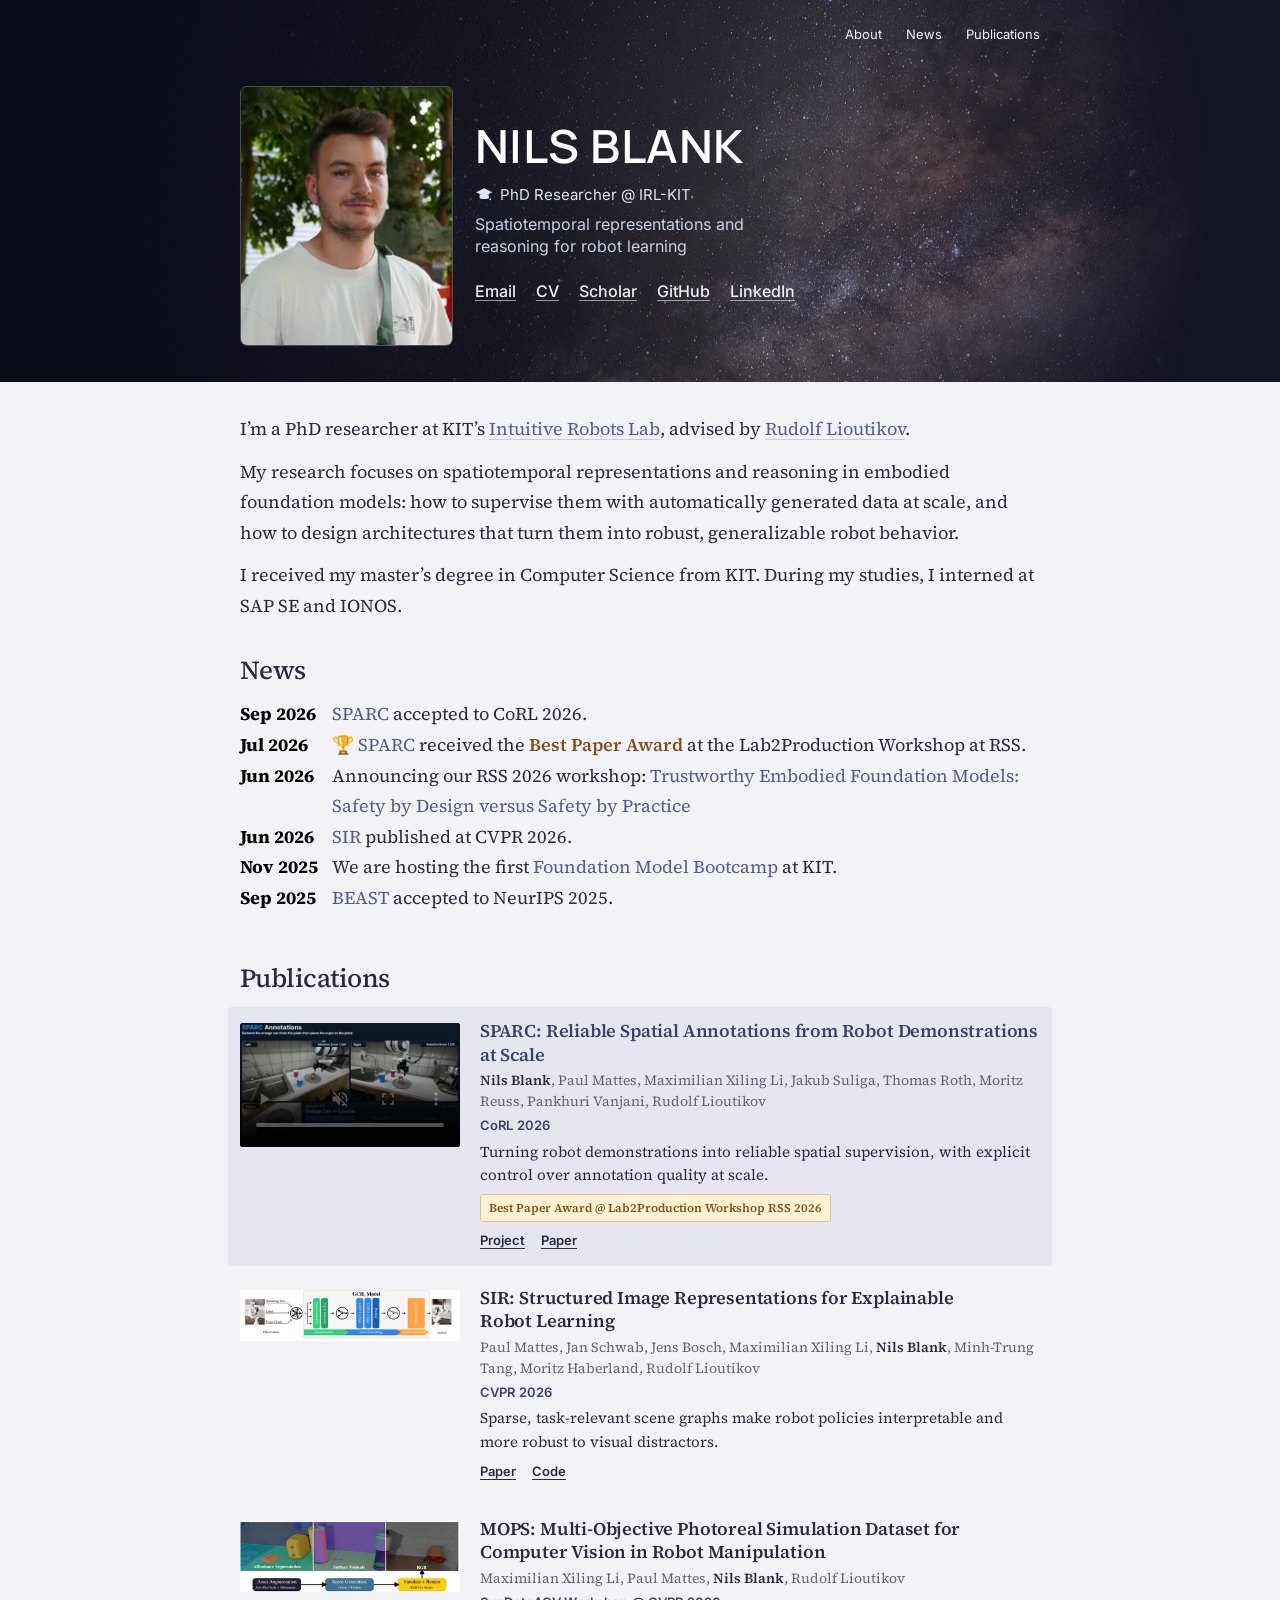
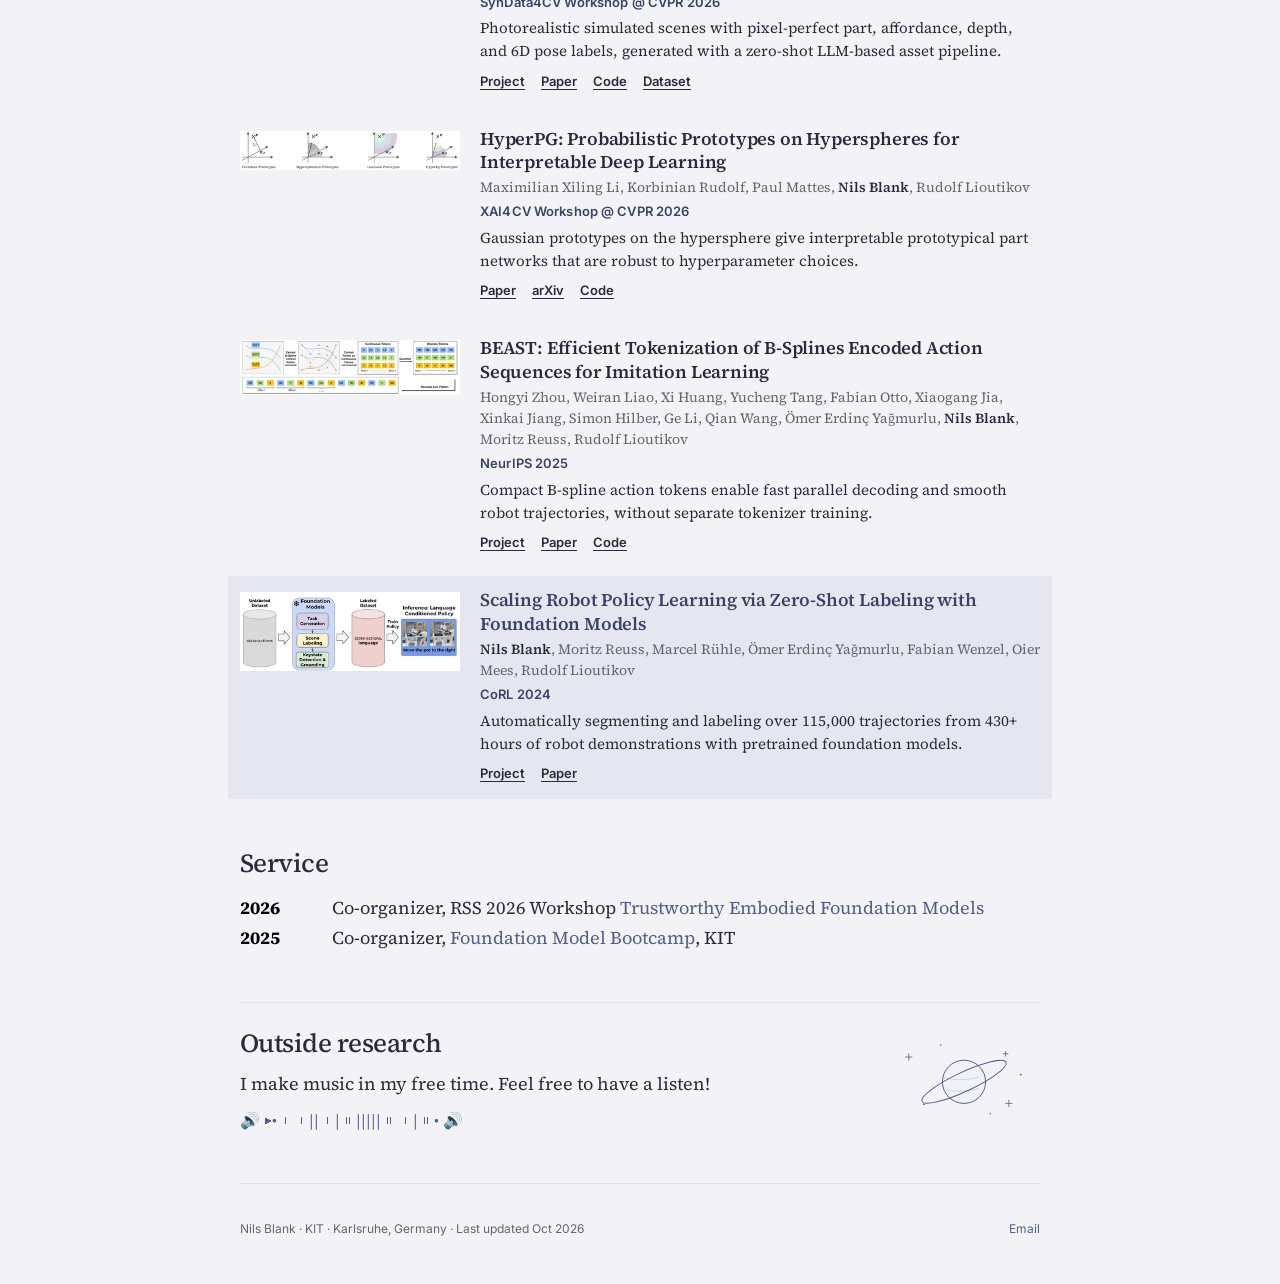
<file: index.html>
<!DOCTYPE html>
<html lang="en">
  <head>
    <meta charset="utf-8"/>
    <meta content="width=device-width, initial-scale=1" name="viewport"/>
    <meta content="Nils Blank researches spatiotemporal representations and reasoning, scalable supervision, and robust robot behavior with embodied foundation models." name="description"/>
    <meta content="Nils Blank" name="author"/>
    <meta content="#141522" name="theme-color"/>
    <link href="https://nilsblank.github.io/" rel="canonical"/>
    <meta content="adDy7EPTueUDQdAvm4Ej294dGWbstREeMlpUToD-d-Y" name="google-site-verification"/>
    <script type="application/ld+json">
    {
      "@context": "https://schema.org",
      "@type": "Person",
      "name": "Nils Blank",
      "jobTitle": "PhD Researcher",
      "affiliation": {
        "@type": "ResearchOrganization",
        "name": "Intuitive Robots Lab",
        "url": "https://www.irl.iar.kit.edu/",
        "parentOrganization": {
          "@type": "CollegeOrUniversity",
          "name": "Karlsruhe Institute of Technology (KIT)",
          "url": "https://www.kit.edu/"
        }
      },
      "url": "https://nilsblank.github.io/",
      "image": "https://nilsblank.github.io/images/Nils.jpg",
      "sameAs": [
        "https://scholar.google.de/citations?user=DUd7J0YAAAAJ",
        "https://github.com/nilsblank/",
        "https://www.linkedin.com/in/nils-blank-0a2752200/",
        "https://soundcloud.com/nilsblank"
      ]
    }
    </script>
    <script type="application/ld+json">
    {
      "@context": "https://schema.org",
      "@type": "WebSite",
      "name": "Nils Blank",
      "url": "https://nilsblank.github.io/"
    }
    </script>
    <link href="favicon.svg" rel="icon" type="image/svg+xml"/>
    <link href="favicon.png" rel="icon" sizes="96x96" type="image/png"/>
    <link href="apple-touch-icon.png" rel="apple-touch-icon"/>
    <link as="font" crossorigin="" href="fonts/inter-latin-wght-normal.woff2" rel="preload" type="font/woff2"/>
    <link as="font" crossorigin="" href="fonts/source-serif-4-latin-wght-normal.woff2" rel="preload" type="font/woff2"/>
    <meta content="website" property="og:type"/>
    <meta content="Nils Blank" property="og:site_name"/>
    <meta content="Nils Blank" property="og:title"/>
    <meta content="Nils Blank researches spatiotemporal representations and reasoning, scalable supervision, and robust robot behavior with embodied foundation models." property="og:description"/>
    <meta content="https://nilsblank.github.io/" property="og:url"/>
    <meta content="https://nilsblank.github.io/images/Nils.jpg" property="og:image"/>
    <meta content="1448" property="og:image:width"/>
    <meta content="1895" property="og:image:height"/>
    <meta content="Portrait of Nils Blank" property="og:image:alt"/>
    <meta content="summary" name="twitter:card"/>
    <meta content="Nils Blank" name="twitter:title"/>
    <meta content="Nils Blank researches spatiotemporal representations and reasoning, scalable supervision, and robust robot behavior with embodied foundation models." name="twitter:description"/>
    <meta content="https://nilsblank.github.io/images/Nils.jpg" name="twitter:image"/>
    <meta content="Portrait of Nils Blank" name="twitter:image:alt"/>
    <title>Nils Blank</title>
    <link as="font" crossorigin="" href="fonts/manrope-semibold.ttf" rel="preload" type="font/ttf"/>
    <link href="stylesheet_new.css" rel="stylesheet"/>
  </head>
  <body>
    <a class="skip-link" href="#main">Skip to content</a>
    <header class="site-header">
      <div class="page-width hero-inner">
      <nav aria-label="Main navigation" class="main-nav">
        <a href="#about">About</a>
        <a href="#news">News</a>
        <a href="#publications">Publications</a>
      </nav>
        <div class="intro-top">
          <figure class="portrait">
            <img alt="Nils Blank" decoding="async" fetchpriority="high" height="128" loading="eager" sizes="(max-width: 520px) 80px, 128px" src="images/optimized/portrait-200.webp" srcset="images/optimized/portrait-200.webp 200w, images/optimized/portrait-400.webp 400w" width="128"/>
          </figure>
          <div class="identity">
            <h1 id="name"><span class="name-lettering">Nils Blank</span></h1>
            <p class="intro-subtitle"><svg aria-hidden="true" class="degree-icon" viewBox="0 0 64 64"><path d="M4 25 32 11l28 14-28 14L4 25Z"/><path d="M16 33v12c0 5 32 5 32 0V33"/><path d="M53 29v18"/><circle cx="53" cy="50" r="3"/></svg> PhD Researcher @ IRL-KIT</p>
            <p class="intro-focus">Spatiotemporal representations and reasoning for robot learning</p>
            <nav aria-label="Contact and research profiles" class="social-links">
              <a href="mailto:nils.blank@kit.edu">Email</a>
              <a href="data/Nils-Blank-CV.pdf" target="_blank" rel="noopener">CV</a>
              <a href="https://scholar.google.de/citations?user=DUd7J0YAAAAJ">Scholar</a>
              <a href="https://github.com/nilsblank/">GitHub</a>
              <a href="https://www.linkedin.com/in/nils-blank-0a2752200/">LinkedIn</a>
            </nav>
          </div>
        </div>
      </div>
    </header>
    <main class="page-width" id="main">
      <section aria-labelledby="name" class="intro" id="about">
        <!-- PROFILE — Remove the portrait figure to use a text-only introduction. -->
        <div class="intro-bio">
          <p>I’m a PhD researcher at KIT’s <a href="https://www.irl.iar.kit.edu/">Intuitive Robots Lab</a>, advised by <a href="http://rudolf.intuitive-robots.net/">Rudolf Lioutikov</a>.</p>
          <p>My research focuses on spatiotemporal representations and reasoning in embodied foundation models: how to supervise them with automatically generated data at scale, and how to design architectures that turn them into robust, generalizable robot behavior.</p>
          <p>I received my master’s degree in Computer Science from KIT. During my studies, I interned at SAP SE and IONOS.</p>
        </div>
      </section>
      <section aria-labelledby="news-title" class="news-section" id="news">
        <h2 id="news-title">News</h2>
        <dl class="news-list">
          <div><dt><time datetime="2026-09">Sep 2026</time></dt><dd><a href="#sparc">SPARC</a> accepted to CoRL 2026.</dd></div>
          <div class="news-highlight"><dt><time datetime="2026-07">Jul 2026</time></dt><dd>🏆 <a href="#sparc">SPARC</a> received the <strong>Best Paper Award</strong> at the Lab2Production Workshop at RSS.</dd></div>
          <div><dt><time datetime="2026-06">Jun 2026</time></dt><dd>Announcing our RSS 2026 workshop: <a href="https://robot-fm-safety.github.io/">Trustworthy Embodied Foundation Models: Safety by Design versus Safety by Practice</a></dd></div>
          <div><dt><time datetime="2026-06">Jun 2026</time></dt><dd><a href="#sir">SIR</a> published at CVPR 2026.</dd></div>
          <div><dt><time datetime="2025-11">Nov 2025</time></dt><dd>We are hosting the first <a href="https://www.irl.iar.kit.edu/245.php">Foundation Model Bootcamp</a> at KIT.</dd></div>
          <div><dt><time datetime="2025-09">Sep 2025</time></dt><dd><a href="#beast">BEAST</a> accepted to NeurIPS 2025.</dd></div>
        </dl>
      </section>
      <section aria-labelledby="publications-title" class="publications-section" id="publications">
        <div class="section-heading">
          <h2 id="publications-title">Publications</h2>
        </div>
        <!-- PUBLICATION: SPARC — Copy this article to add a paper; update its id and title id. -->
        <article aria-labelledby="sparc-title" class="publication is-selected" id="sparc">
          <div class="publication-visual">
            <video class="sparc-video" autoplay controls muted loop playsinline preload="metadata" poster="images/sparc-video-poster.jpg" width="960" height="540" aria-label="SPARC annotation demonstration: clearing a plate, with three camera views">
              <source src="videos/sparc-clear-plate.mp4" type="video/mp4"/>
              <a href="videos/sparc-clear-plate.mp4">Watch the SPARC annotation demonstration</a>
            </video>
          </div>
          <div class="publication-content">
            <h3 id="sparc-title"><a href="https://intuitive-robots.github.io/sparc-labeling/">SPARC: Reliable Spatial Annotations from Robot Demonstrations at Scale</a></h3>
            <p class="authors"><strong>Nils Blank</strong>, Paul Mattes, Maximilian Xiling Li, Jakub Suliga, Thomas Roth, Moritz Reuss, Pankhuri Vanjani, Rudolf Lioutikov</p>
            <div class="publication-meta">
              <span>CoRL 2026</span>
              <span class="selection-label"></span>
            </div>
            <p class="publication-description">Turning robot demonstrations into reliable spatial supervision, with explicit control over annotation quality at scale.</p>
            <p class="award"><span class="award-badge"><strong>Best Paper Award</strong> @ Lab2Production Workshop RSS 2026</span></p>
            <div class="publication-resources">
              <nav aria-label="SPARC resources" class="resource-links">
                <a href="https://intuitive-robots.github.io/sparc-labeling/">Project </a>
                <a href="https://arxiv.org/abs/2606.13497">Paper </a>
              </nav>
            </div>
          </div>
        </article>

        <!-- PUBLICATION: SIR — Copy this article to add a paper; update its id and title id. -->
        <article aria-labelledby="sir-title" class="publication" id="sir">
          <div class="publication-visual">
            <a aria-label="View full-size SIR research figure" class="publication-image" href="images/SIR.png"><img alt="SIR architecture: observations are converted to sparse scene graphs, graph embeddings, and robot actions." decoding="async" height="280" loading="lazy" sizes="(max-width: 520px) calc(100vw - 48px), (max-width: 760px) 180px, 220px" src="images/optimized/sir-1200.webp" srcset="images/optimized/sir-360.webp 360w, images/optimized/sir-600.webp 600w, images/optimized/sir-900.webp 900w, images/optimized/sir-1200.webp 1200w" width="1200"/></a>
          </div>
          <div class="publication-content">
            <h3 id="sir-title"><a href="https://openaccess.thecvf.com/content/CVPR2026/html/Mattes_SIR_Structured_Image_Representations_for_Explainable_Robot_Learning_CVPR_2026_paper.html">SIR: Structured Image Representations for Explainable Robot Learning</a></h3>
            <p class="authors">Paul Mattes, Jan Schwab, Jens Bosch, Maximilian Xiling Li, <strong>Nils Blank</strong>, Minh-Trung Tang, Moritz Haberland, Rudolf Lioutikov</p>
            <div class="publication-meta">
              <span>CVPR 2026</span>
            </div>
            <p class="publication-description">Sparse, task-relevant scene graphs make robot policies interpretable and more robust to visual distractors.</p>
            <div class="publication-resources">
              <nav aria-label="SIR resources" class="resource-links">
                <a href="https://openaccess.thecvf.com/content/CVPR2026/html/Mattes_SIR_Structured_Image_Representations_for_Explainable_Robot_Learning_CVPR_2026_paper.html">Paper </a>
                <a href="https://github.com/intuitive-robots/SIR_Model">Code </a>
              </nav>
            </div>
          </div>
        </article>
        <!-- PUBLICATION: MOPS — Copy this article to add a paper; update its id and title id. -->
        <article aria-labelledby="mops-title" class="publication" id="mops">
          <div class="publication-visual">
            <a aria-label="View full-size MOPS research figure" class="publication-image" href="images/mops_figure.png"><img alt="MOPS pipeline: asset augmentation, scene generation, and rendering produce affordance segmentation, surface normals, and RGB images." decoding="async" height="387" loading="lazy" sizes="(max-width: 520px) calc(100vw - 48px), (max-width: 760px) 180px, 220px" src="images/optimized/mops-1200.webp" srcset="images/optimized/mops-360.webp 360w, images/optimized/mops-600.webp 600w, images/optimized/mops-900.webp 900w, images/optimized/mops-1200.webp 1200w" width="1200"/></a>
          </div>
          <div class="publication-content">
            <h3 id="mops-title"><a href="https://intuitive-robots.github.io/mops/">MOPS: Multi-Objective Photoreal Simulation Dataset for Computer Vision in Robot Manipulation</a></h3>
            <p class="authors">Maximilian Xiling Li, Paul Mattes, <strong>Nils Blank</strong>, Rudolf Lioutikov</p>
            <div class="publication-meta">
              <span>SynData4CV Workshop @ CVPR 2026</span>
            </div>
            <p class="publication-description">Photorealistic simulated scenes with pixel-perfect part, affordance, depth, and 6D pose labels, generated with a zero-shot LLM-based asset pipeline.</p>
            <div class="publication-resources">
              <nav aria-label="MOPS resources" class="resource-links">
                <a href="https://intuitive-robots.github.io/mops/">Project </a>
                <a href="https://intuitive-robots.github.io/mops/static/Li2026_MOPS.pdf">Paper </a>
                <a href="https://github.com/LiXiling/mops-repo">Code </a>
                <a href="https://huggingface.co/collections/LiXiling/mops">Dataset </a>
              </nav>
            </div>
          </div>
        </article>

        <!-- PUBLICATION: HyperPG — Copy this article to add a paper; update its id and title id. -->
        <article aria-labelledby="hyperpg-title" class="publication" id="hyperpg">
          <div class="publication-visual">
            <a aria-label="View full-size HyperPG research figure" class="publication-image" href="images/hyperpg_figure.png"><img alt="Similarity between prototype and latent vector for Euclidean, hyperspherical, Gaussian, and HyperPG prototypes." decoding="async" height="212" loading="lazy" sizes="(max-width: 520px) calc(100vw - 48px), (max-width: 760px) 180px, 220px" src="images/optimized/hyperpg-1200.webp" srcset="images/optimized/hyperpg-360.webp 360w, images/optimized/hyperpg-600.webp 600w, images/optimized/hyperpg-900.webp 900w, images/optimized/hyperpg-1200.webp 1200w" width="1200"/></a>
          </div>
          <div class="publication-content">
            <h3 id="hyperpg-title"><a href="https://xai4cv-workshop.github.io/xai4cv2026/assets/papers/PP21.pdf">HyperPG: Probabilistic Prototypes on Hyperspheres for Interpretable Deep Learning</a></h3>
            <p class="authors">Maximilian Xiling Li, Korbinian Rudolf, Paul Mattes, <strong>Nils Blank</strong>, Rudolf Lioutikov</p>
            <div class="publication-meta">
              <span>XAI4CV Workshop @ CVPR 2026</span>
            </div>
            <p class="publication-description">Gaussian prototypes on the hypersphere give interpretable prototypical part networks that are robust to hyperparameter choices.</p>
            <div class="publication-resources">
              <nav aria-label="HyperPG resources" class="resource-links">
                <a href="https://xai4cv-workshop.github.io/xai4cv2026/assets/papers/PP21.pdf">Paper </a>
                <a href="https://arxiv.org/abs/2410.08925">arXiv </a>
                <a href="https://github.com/LiXiling/prob-proto">Code </a>
              </nav>
            </div>
          </div>
        </article>

        <!-- PUBLICATION: BEAST — Copy this article to add a paper; update its id and title id. -->
        <article aria-labelledby="beast-title" class="publication" id="beast">
          <div class="publication-visual">
            <a aria-label="View full-size BEAST research figure" class="publication-image" href="images/beast_tokenizer.png"><img alt="BEAST encodes continuous robot action sequences using compact B-spline tokens." decoding="async" height="301" loading="lazy" sizes="(max-width: 520px) calc(100vw - 48px), (max-width: 760px) 180px, 220px" src="images/optimized/beast-1200.webp" srcset="images/optimized/beast-360.webp 360w, images/optimized/beast-600.webp 600w, images/optimized/beast-900.webp 900w, images/optimized/beast-1200.webp 1200w" width="1200"/></a>
          </div>
          <div class="publication-content">
            <h3 id="beast-title"><a href="https://intuitive-robots.github.io/beast_website/">BEAST: Efficient Tokenization of B-Splines Encoded Action Sequences for Imitation Learning</a></h3>
            <p class="authors">Hongyi Zhou, Weiran Liao, Xi Huang, Yucheng Tang, Fabian Otto, Xiaogang Jia, Xinkai Jiang, Simon Hilber, Ge Li, Qian Wang, Ömer Erdinç Yağmurlu, <strong>Nils Blank</strong>, Moritz Reuss, Rudolf Lioutikov</p>
            <div class="publication-meta">
              <span>NeurIPS 2025</span>
            </div>
            <p class="publication-description">Compact B-spline action tokens enable fast parallel decoding and smooth robot trajectories, without separate tokenizer training.</p>
            <div class="publication-resources">
              <nav aria-label="BEAST resources" class="resource-links">
                <a href="https://intuitive-robots.github.io/beast_website/">Project </a>
                <a href="https://arxiv.org/abs/2506.06072">Paper </a>
                <a href="https://github.com/intuitive-robots/beast_calvin">Code </a>
              </nav>
            </div>
          </div>
        </article>

        <!-- PUBLICATION: NILS — Copy this article to add a paper; update its id and title id. -->
        <article aria-labelledby="nils-title" class="publication is-selected" id="nils">
          <div class="publication-visual">
            <a aria-label="View full-size NILS research figure" class="publication-image" href="images/LUPUS_Overview_Figure.png"><img alt="NILS combines foundation models to identify objects, understand state changes, and label robot demonstrations in natural language." decoding="async" height="430" loading="lazy" sizes="(max-width: 520px) calc(100vw - 48px), (max-width: 760px) 180px, 220px" src="images/optimized/nils-1200.webp" srcset="images/optimized/nils-360.webp 360w, images/optimized/nils-600.webp 600w, images/optimized/nils-900.webp 900w, images/optimized/nils-1200.webp 1200w" width="1200"/></a>
          </div>
          <div class="publication-content">
            <h3 id="nils-title"><a href="https://robottasklabeling.github.io/">Scaling Robot Policy Learning via Zero-Shot Labeling with Foundation Models</a></h3>
            <p class="authors"><strong>Nils Blank</strong>, Moritz Reuss, Marcel Rühle, Ömer Erdinç Yağmurlu, Fabian Wenzel, Oier Mees, Rudolf Lioutikov</p>
            <div class="publication-meta">
              <span>CoRL 2024</span>
              <span class="selection-label"></span>
            </div>
            <p class="publication-description">Automatically segmenting and labeling over 115,000 trajectories from 430+ hours of robot demonstrations with pretrained foundation models.</p>
            <div class="publication-resources">
              <nav aria-label="NILS resources" class="resource-links">
                <a href="https://robottasklabeling.github.io/">Project </a>
                <a href="https://arxiv.org/abs/2410.17772">Paper </a>
              </nav>
            </div>
          </div>
        </article>
      </section>
      <section aria-labelledby="service-title" class="service-section" id="service">
        <h2 id="service-title">Service</h2>
        <dl class="news-list">
          <div><dt><time datetime="2026">2026</time></dt><dd>Co-organizer, RSS 2026 Workshop <a href="https://robot-fm-safety.github.io/">Trustworthy Embodied Foundation Models</a></dd></div>
          <div><dt><time datetime="2025">2025</time></dt><dd>Co-organizer, <a href="https://www.irl.iar.kit.edu/245.php">Foundation Model Bootcamp</a>, KIT</dd></div>
        </dl>
      </section>
      <section aria-labelledby="outside-title" class="outside-research">
        <div>
          <h2 id="outside-title">Outside research</h2>
          <p>I make music in my free time. Feel free to have a listen!</p>
          <p class="music-link"><a href="https://soundcloud.com/nilsblank" target="_blank" rel="noopener">🔊 ▶︎•၊၊||၊|။|||||။၊|။• 🔊</a></p>
        </div>
        <!-- Original ringed-planet illustration. -->
        <svg aria-hidden="true" class="space-sketch" viewBox="0 0 200 120" fill="none">
          <circle cx="105" cy="61" r="27" fill="var(--accent-subtle)" stroke="currentColor" stroke-width="1.2"/>
          <path d="M79 55c10 4 28 5 45 0M81 70c12 4 25 4 44-1" stroke="currentColor" opacity=".25"/>
          <ellipse cx="105" cy="61" rx="58" ry="12" transform="rotate(-25 105 61)" stroke="currentColor" stroke-width="1.2"/>
          <path d="m36 26 0 8m-4-4h8m121 54v8m-4-4h8M157 23v6m-3-3h6" stroke="currentColor" stroke-linecap="round"/>
          <g fill="currentColor"><circle cx="55" cy="89" r="1.2"/><circle cx="138" cy="101" r="1"/><circle cx="76" cy="15" r="1"/><circle cx="176" cy="52" r="1.2"/></g>
        </svg>
      </section>
    </main>
    <footer class="site-footer page-width">
      <p>Nils Blank · KIT · Karlsruhe, Germany · Last updated <time datetime="2026-10">Oct 2026</time></p>
      <a href="mailto:nils.blank@kit.edu">Email</a>
    </footer>
  </body>
</html>
</file>
<file: stylesheet_new.css>
@font-face {
  font-family: 'Inter Variable'; font-style: normal; font-weight: 100 900; font-display: swap;
  src: url('fonts/inter-latin-wght-normal.woff2') format('woff2');
}
@font-face {
  font-family: 'Inter Variable'; font-style: normal; font-weight: 100 900; font-display: swap;
  src: url('fonts/inter-latin-ext-wght-normal.woff2') format('woff2');
  unicode-range: U+0100-02FF,U+1E00-1EFF,U+2020,U+20A0-20AB,U+20AD-20C0,U+2113,U+2C60-2C7F,U+A720-A7FF;
}
@font-face {
  font-family: 'Source Serif 4 Variable'; font-style: normal; font-weight: 200 900; font-display: swap;
  src: url('fonts/source-serif-4-latin-wght-normal.woff2') format('woff2');
}
@font-face {
  font-family: 'Source Serif 4 Variable'; font-style: italic; font-weight: 200 900; font-display: swap;
  src: url('fonts/source-serif-4-latin-wght-italic.woff2') format('woff2');
}

/* Cool slate violet: less red than KIT purple, with neutral surfaces. */
:root {
  color-scheme: light;
  --background: #fcfcfd;
  --surface: #ffffff;
  --text: #30323a;
  --text-muted: #626571;
  --accent: #545d85;
  --accent-hover: #3a4266;
  --accent-subtle: #f0f2f7;
  --border: #dfe2e9;
  --border-accent: #b7bed3;
  --selection-background: #e8ecf5;
  --award-text: #79531c;
  --award-background: #fff1d4;
  --award-border: #e3c58a;
  --font-sans: 'Inter Variable', -apple-system, BlinkMacSystemFont, 'Segoe UI', sans-serif;
  --font-serif: 'Source Serif 4 Variable', Georgia, 'Times New Roman', serif;
  --text-xs: .75rem;
  --text-sm: .8125rem;
  --text-base: .9375rem;
  --text-lg: 1.125rem;
  --text-heading: 1.625rem;
  --text-name: clamp(2.25rem, 5vw, 2.75rem);
  --space-1: .25rem;
  --space-2: .5rem;
  --space-3: .75rem;
  --space-4: 1rem;
  --space-5: 1.5rem;
  --space-6: 2rem;
  --space-7: 3rem;
  --space-8: 4rem;
  --page-width: 50rem;
  --page-gutter: 1.5rem;
}
* { box-sizing: border-box; }
html { -webkit-text-size-adjust: 100%; scroll-padding-top: var(--space-6); }
body { margin: 0; background: var(--background); color: var(--text); font: 1.125rem/1.7 var(--font-serif); -webkit-font-smoothing: antialiased; }
::selection { color: var(--text); background: var(--accent-subtle); }
h1, h2, h3, p, figure { margin: 0; }
h1, h2, h3 { text-wrap: pretty; }
img { display: block; max-width: 100%; height: auto; }
a { color: var(--accent); text-decoration: underline; text-decoration-color: transparent; text-underline-offset: .2em; text-decoration-thickness: 1px; transition: color 140ms ease, text-decoration-color 140ms ease; }
a:hover { color: var(--accent-hover); text-decoration-color: currentColor; }
:focus-visible { outline: 2px solid var(--accent); outline-offset: 4px; }
strong { font-weight: 600; }
.page-width { width: min(var(--page-width), calc(100% - var(--page-gutter) * 2)); margin-inline: auto; }
.skip-link { position: absolute; top: -6rem; left: var(--page-gutter); z-index: 10; background: var(--surface); padding: var(--space-3) var(--space-4); }
.skip-link:focus { top: var(--space-3); }
.site-header { padding-top: var(--space-4); }
.main-nav { display: flex; justify-content: flex-end; flex-wrap: wrap; gap: var(--space-5); }
.main-nav a { display: inline-flex; align-items: center; min-height: 44px; font-size: var(--text-sm); color: var(--text-muted); }
.main-nav a:hover { color: var(--accent); }
.intro { margin-top: var(--space-5); padding-block: var(--space-5); }
.intro-top { display: flex; align-items: center; gap: var(--space-6); }
.identity { min-width: 0; }
h1 { font-family: var(--font-serif); font-size: var(--text-name); font-weight: 500; line-height: 1.15; letter-spacing: -.035em; }
.intro-subtitle { display: flex; align-items: center; gap: .4rem; color: var(--accent); margin-top: var(--space-2); font-size: var(--text-base); }
.degree-icon { width: 1.15rem; height: 1.15rem; fill: currentColor; flex: 0 0 auto; }
.portrait { flex-shrink: 0; }
.portrait img { width: 128px; height: 128px; border-radius: 50%; object-fit: cover; object-position: center 35%; }
.social-links { display: flex; flex-wrap: wrap; gap: 0 var(--space-4); margin-top: var(--space-2); }
.social-links a { display: inline-flex; align-items: center; min-height: 44px; font-size: var(--text-sm); }
.intro-bio { margin-top: var(--space-6); }
.intro-bio p + p { margin-top: var(--space-3); }
.intro-bio a { text-decoration-color: color-mix(in srgb, var(--accent) 25%, transparent); }
.intro-bio a:hover { text-decoration-color: currentColor; }
.main-nav, .social-links, .intro-subtitle, .resource-links, .site-footer { font-family: var(--font-sans); }
.news-section { margin-top: var(--space-6); }
.news-list { margin: var(--space-3) 0 0; }
.news-list > div { display: grid; grid-template-columns: 3.5rem minmax(0, 1fr); gap: var(--space-3); }
.news-list dt { color: #000; font-weight: 700; font-variant-numeric: tabular-nums; white-space: nowrap; }
.news-list dd { margin: 0; }
.news-highlight dd strong { color: var(--award-text); }
.service-section { margin-top: var(--space-7); }
.outside-research { display: flex; align-items: center; justify-content: space-between; gap: var(--space-5); margin-top: var(--space-7); padding-top: var(--space-5); border-top: 1px solid var(--border); }
.outside-research p { margin-top: var(--space-2); }
.space-sketch { width: 160px; height: 96px; flex-shrink: 0; color: var(--accent); }
.publications-section { margin-top: var(--space-7); }
.section-heading { margin-bottom: var(--space-3); }
h2 { font-family: var(--font-serif); font-size: var(--text-heading); font-weight: 500; line-height: 1.3; letter-spacing: -.02em; }
.publication { display: grid; grid-template-columns: 220px minmax(0, 1fr); gap: 20px; padding-block: var(--space-3); }
.publication + .publication { margin-top: var(--space-2); }
.publication.is-selected { position: relative; isolation: isolate; }
.publication.is-selected::before { content: ''; position: absolute; z-index: -1; inset: 0 -12px; background: var(--selection-background); border-radius: 3px; }
.publication.is-selected h3 a { color: var(--accent-hover); }
.publication-visual { align-self: start; padding-top: var(--space-1); }
.publication-image { display: flex; align-items: center; justify-content: center; background: var(--surface); border-radius: 2px; }
.publication-image img { width: 100%; height: auto; }
.publication h3 { font-family: var(--font-serif); font-size: var(--text-lg); font-weight: 600; line-height: 1.3; letter-spacing: -.01em; }
.publication h3 a { color: var(--text); }
.publication h3 a:hover { color: var(--accent); }
.authors { font-size: .9375rem; color: var(--text-muted); line-height: 1.5; margin-top: var(--space-1); }
.authors strong { color: var(--text); }
.publication-meta { display: flex; flex-wrap: wrap; gap: var(--space-3); font-size: var(--text-xs); line-height: 1.5; color: var(--text-muted); margin-top: var(--space-1); }
.publication-meta > span:first-child { color: var(--accent-hover); font-family: var(--font-sans); font-size: var(--text-sm); font-weight: 600; letter-spacing: .01em; }
.selection-label { color: var(--accent); font-weight: 500; }
.publication-description { font-size: 1rem; line-height: 1.55; margin-top: var(--space-1); }
.award { display: flex; flex-wrap: wrap; align-items: center; gap: var(--space-2); color: var(--text-muted); font-size: var(--text-xs); line-height: 1.5; margin-top: var(--space-2); }
.award-badge { display: inline-block; padding: var(--space-1) var(--space-2); color: var(--award-text); background: var(--award-background); border: 1px solid var(--award-border); border-radius: 3px; font-weight: 600; }
.resource-links { display: flex; flex-wrap: wrap; gap: 0 var(--space-4); margin-top: var(--space-1); }
.resource-links a { display: inline-flex; align-items: center; min-height: 28px; color: var(--text); font-size: var(--text-sm); font-weight: 600; text-decoration-color: currentColor; text-decoration-thickness: 1px; }
.resource-links a:hover { color: var(--accent-hover); text-decoration-thickness: 2px; }
.citation { font-size: var(--text-sm); }
.citation summary { width: fit-content; min-height: 44px; align-content: center; color: var(--accent); cursor: pointer; }
.citation pre { white-space: pre-wrap; overflow-wrap: anywhere; padding: var(--space-4); background: var(--accent-subtle); font-size: var(--text-xs); }
.site-footer { border-top: 1px solid var(--border); margin-top: var(--space-7); padding-block: var(--space-5) var(--space-6); display: flex; align-items: center; justify-content: space-between; flex-wrap: wrap; gap: var(--space-3); color: var(--text-muted); font-size: var(--text-xs); }
.site-footer a { min-height: 44px; display: inline-flex; align-items: center; }
.not-found { padding-block: var(--space-8); min-height: 50vh; }
.not-found p { margin-block: var(--space-5); }
.eyebrow { color: var(--text-muted); font-size: var(--text-sm); }
@media (max-width: 760px) {
  .publication { grid-template-columns: 180px minmax(0, 1fr); }
}
@media (max-width: 520px) {
  .main-nav { justify-content: flex-start; gap: var(--space-4); }
  .intro { padding-block: var(--space-4); }
  .outside-research { gap: var(--space-3); }
  .space-sketch { width: 90px; height: 70px; }
  .intro-top { gap: var(--space-4); align-items: start; flex-wrap: wrap; }
  .portrait img { width: 80px; height: 80px; }
  h1 { font-size: 2rem; }
  .intro-subtitle { font-size: var(--text-sm); }
  .social-links { gap: 0 var(--space-3); margin-top: var(--space-1); }
  .social-links a { font-size: var(--text-xs); }
  .intro-bio { margin-top: var(--space-5); }
  .publication { grid-template-columns: minmax(0, 1fr); gap: var(--space-3); }
  .publication-image { min-height: 0; }
  .publication-image img { max-height: 210px; object-fit: contain; }
  .publication + .publication { margin-top: var(--space-3); }
  .resource-links a { min-height: 44px; }
}
@media (any-pointer: coarse) {
  .resource-links a { min-height: 44px; }
}
@media (prefers-reduced-motion: reduce) {
  *, *::before, *::after { transition: none !important; animation: none !important; }
}
@media print {
  :root { --background: #fff; --text: #000; --text-muted: #444; }
  .page-width { width: 100%; }
  .site-header, .skip-link, .portrait, .site-footer { display: none; }
  .intro { padding: 0; border: 0; }
  .publication.is-selected::before { display: none; }
  .publication { break-inside: avoid; }
  a { color: inherit; }
}

.music-link { font-size: 1rem; color: var(--text-muted); }
.milky-way { margin-top: var(--space-5); }
.milky-way img { width: 100%; height: auto; border-radius: 3px; }
.milky-way figcaption { margin-top: var(--space-2); color: var(--text-muted); font: .75rem/1.5 var(--font-sans); }
@media (max-width: 520px) { body { font-size: 1.0625rem; } }

/* Version 5: geometric name lettering and a personal night-sky photograph. */
@font-face {
  font-family: 'Manrope'; font-style: normal; font-weight: 600; font-display: swap;
  src: url('fonts/manrope-semibold.ttf') format('truetype');
}
:root { --background: #f3f3f7; --text: #292b3b; --selection-background: #e5e6ef; }
.site-header { padding: 0; position: relative; isolation: isolate; overflow: hidden; background: #141522; color: #fff; }
.site-header::before { content: ''; position: absolute; z-index: -2; width: 1100px; height: 1100px; left: 52%; top: 50%; transform: translate(-50%, -50%) rotate(45deg); background: url('images/milky-way-personal.webp') 50% 50% / cover; mask-image: radial-gradient(ellipse at center, #000 30%, transparent 70%); }
.site-header::after { content: ''; position: absolute; z-index: -1; inset: 0; background: linear-gradient(90deg, rgba(10,12,23,.92) 0%, rgba(10,12,23,.78) 38%, rgba(10,12,23,.34) 62%, rgba(10,12,23,.08) 100%); }
.hero-inner { padding-block: 12px; }
.site-header .intro-top { padding-block: 30px 24px; gap: 22px; }
.site-header h1 { font-family: 'Manrope', var(--font-sans); font-size: clamp(2.5rem, 5vw, 3rem); font-weight: 600; text-transform: uppercase; letter-spacing: .01em; line-height: 1.15; }
.site-header .name-lettering { display: inline-block; transform: scaleY(.95); transform-origin: center; }
.site-header .intro-subtitle { color: #e0e5f1; }
.intro-focus { margin-top: .35rem; font-family: var(--font-sans); font-size: 1rem; line-height: 1.4; color: #c9d1e3; max-width: 30ch; }
.site-header a { color: #edf0f7; }
.site-header a:hover { color: #fff; }
.site-header :focus-visible { outline-color: #fff; }
.site-header .portrait img { width: 213px; height: 260px; border-radius: 7px; border: 1px solid rgba(255,255,255,.25); object-position: center 35%; }
.site-header .social-links { gap: .25rem 1.25rem; margin-top: .75rem; }
.site-header .social-links a { font-size: 1rem; font-weight: 500; text-decoration-color: rgba(255,255,255,.55); }
.sky-credit { text-align: right; font: .625rem/1.5 var(--font-sans); color: #d6dce9; }
.intro { margin-top: var(--space-6); padding: 0; }
.intro-bio { margin-top: 0; }
.news-list > div { grid-template-columns: 5rem minmax(0,1fr); }
.sparc-video { display: block; width: 100%; height: auto; border-radius: 3px; background: #0d1926; }
.publication-description { font-size: .9375rem; }
.authors { font-size: .875rem; }
.space-sketch { width: 160px; height: 96px; }
@media (max-width: 520px) {
  .site-header .intro-top { flex-wrap: nowrap; gap: 12px; align-items: center; padding-block: 22px; }
  .site-header h1 { font-size: clamp(1.65rem, 7vw, 2.2rem); letter-spacing: .01em; }
  .site-header .portrait img { width: 130px; height: 166px; }
  .site-header .main-nav { gap: 0 1rem; }
  .site-header .intro-subtitle { font-size: .75rem; }
  .intro-focus { font-size: .75rem; margin-top: .2rem; }
  .site-header .social-links { gap: 0 .75rem; }
  .news-list > div { grid-template-columns: 4.5rem minmax(0,1fr); gap: .5rem; }
  .outside-research { flex-wrap: wrap; }
  .space-sketch { width: 130px; height: 78px; margin-left: auto; }
}
@media print {
  .site-header { display: block; background: none; color: #000; }
  .site-header .main-nav, .sky-credit { display: none; }
  .site-header a, .site-header .intro-subtitle, .intro-focus { color: #000; }
}
</file>
